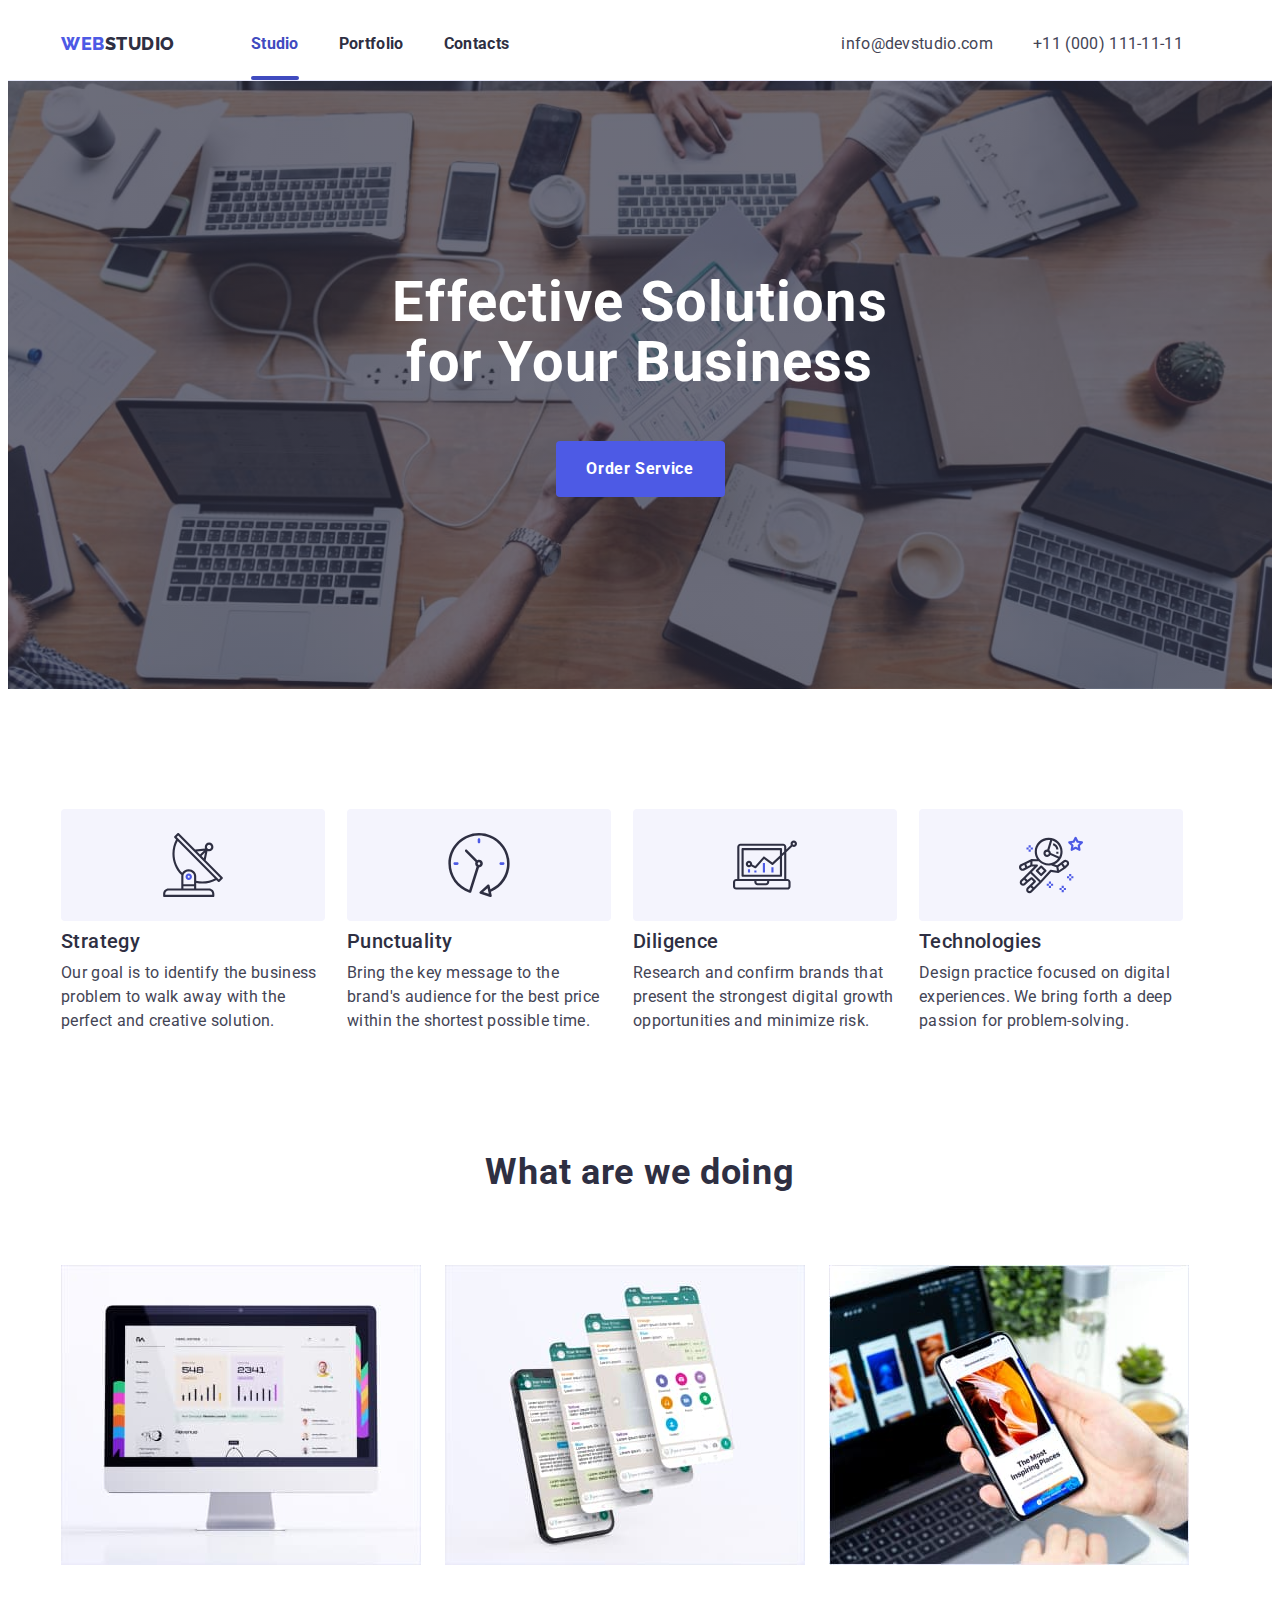
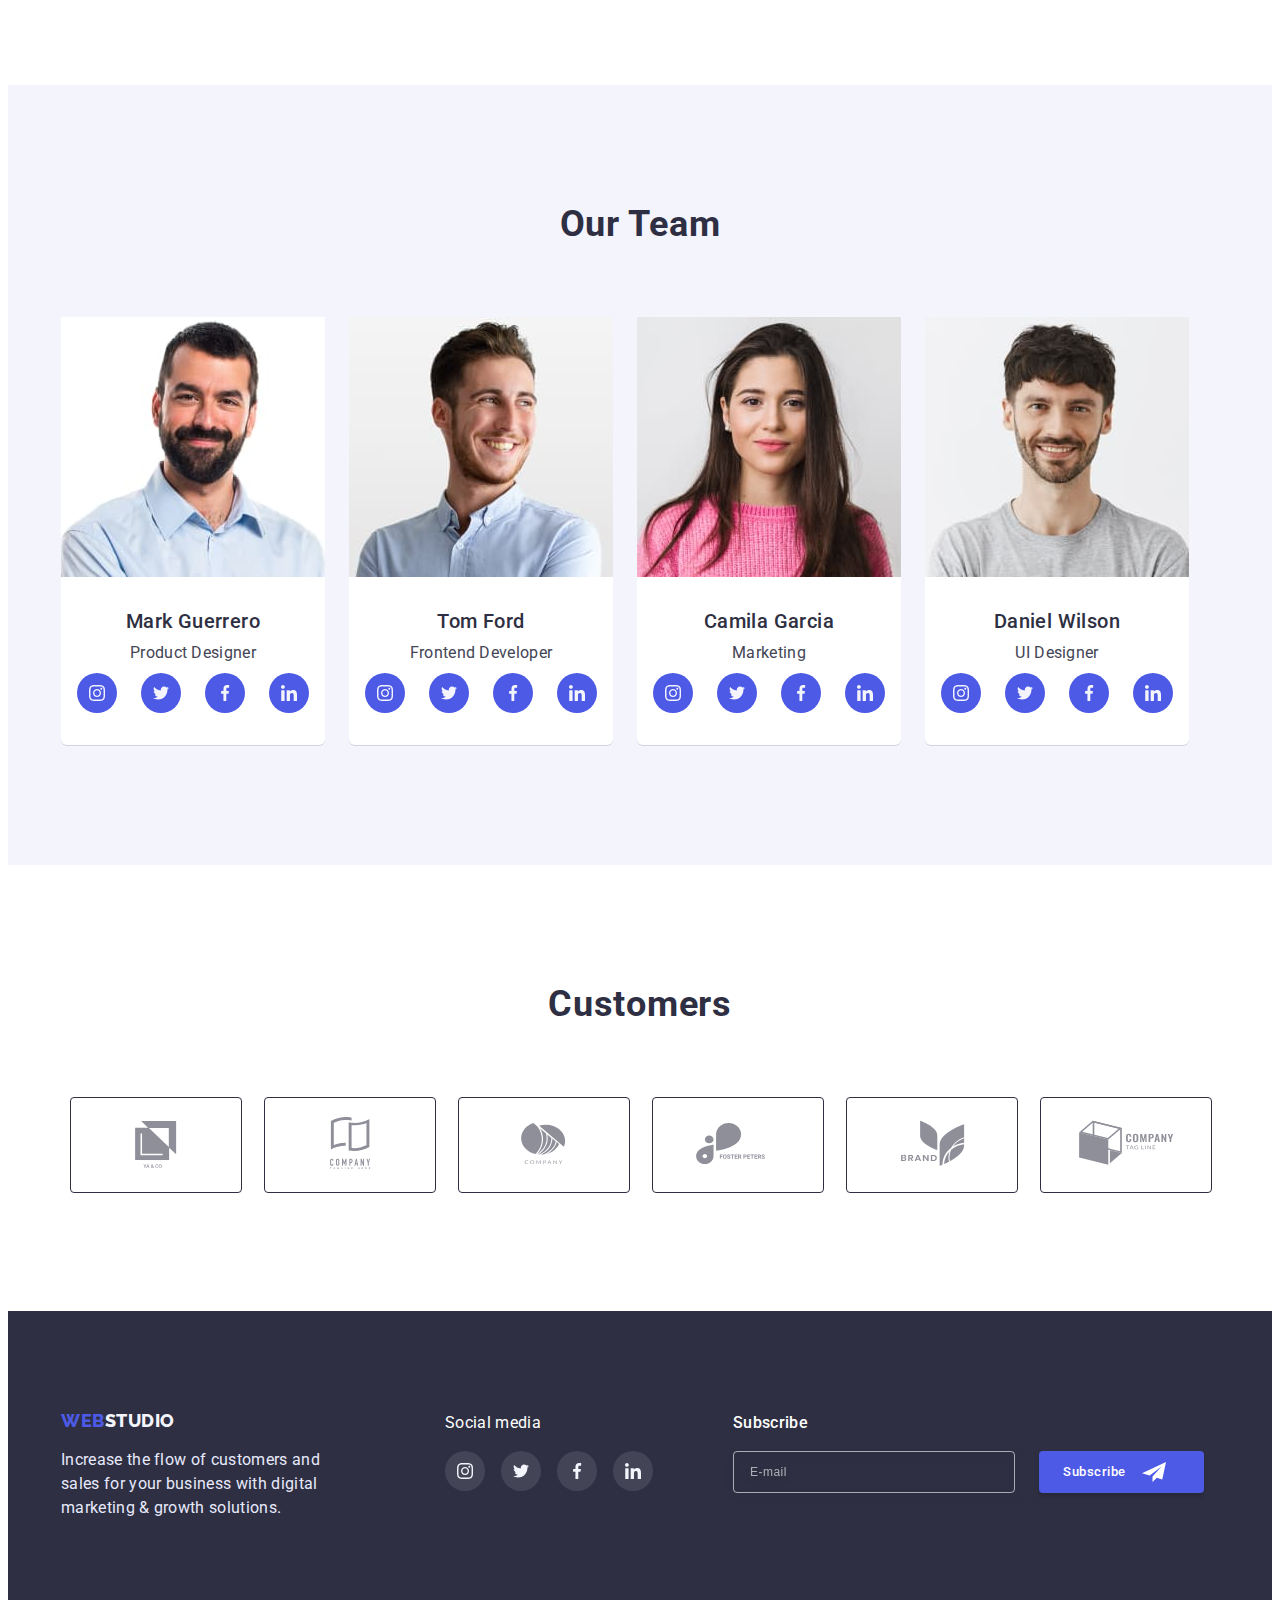
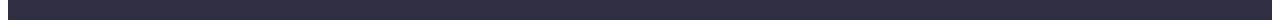
<file: index.html>
<!DOCTYPE html>
<html lang="en">
  <head>
    <meta charset="UTF-8" />
    <meta http-equiv="X-UA-Compatible" content="IE=edge" />
    <meta name="viewport" content="width=device-width, initial-scale=1.0" />
    <title>Studio</title>
    <link
      rel="stylesheet"
      href="https://cdnjs.cloudflare.com/ajax/libs/modern-normalize/1.1.0/modern-normalize.min.css"
      integrity="sha512-wpPYUAdjBVSE4KJnH1VR1HeZfpl1ub8YT/NKx4PuQ5NmX2tKuGu6U/JRp5y+Y8XG2tV+wKQpNHVUX03MfMFn9Q=="
      crossorigin="anonymous"
      referrerpolicy="no-referrer"
    />
    <link rel="preconnect" href="https://fonts.googleapis.com" />
    <link rel="preconnect" href="https://fonts.gstatic.com" crossorigin />
    <link
      href="https://fonts.googleapis.com/css2?family=Raleway:wght@800&family=Roboto:wght@400;500;700;900&display=swap"
      rel="stylesheet"
    />
    <link rel="stylesheet" href="./css/styles.css" />
  </head>
  <body>
    <header class="header">
      <div class="container header-container">
        <nav class="header-navigation">
          <a class="header-logo link" href="./index.html"
            ><span class="logo-text">WEB</span>STUDIO</a
          >
          <ul class="header-list list">
            <li class="header-item">
              <a class="header-link curent link" href="./index.html">Studio</a>
            </li>
            <li class="header-item">
              <a class="header-link link" href="./portfolio.html">Portfolio</a>
            </li>
            <li class="header-item">
              <a class="header-link link" href="">Contacts</a>
            </li>
          </ul>
        </nav>
        <address class="address">
          <ul class="address-list list">
            <li class="address-item">
              <a class="address-link link" href="mailto:info@devstudio.com"
                >info@devstudio.com</a
              >
            </li>
            <li class="address-item">
              <a class="address-link link" href="tel:+110001111111"
                >+11 (000) 111-11-11</a
              >
            </li>
          </ul>
        </address>
      </div>
    </header>
    <main>
      <section class="hero">
        <div class="container">
          <h1 class="hero-title">Effective Solutions for Your Business</h1>
          <button data-modal-open class="hero-btn" type="button">
            Order Service
          </button>
        </div>
      </section>
      <section class="presentation">
        <div class="container">
          <h2 class="visually-hidden">Presentation</h2>
          <ul class="presentation-list list">
            <li class="presentation-item">
              <div class="presentation-icon-wrap">
                <svg class="presentation-icon" width="64" height="64">
                  <use href="./images/symbol-defs.svg#icon-antenna"></use>
                </svg>
              </div>
              <h3 class="presentation-title">Strategy</h3>
              <p class="presentation-text">
                Our goal is to identify the business problem to walk away with
                the perfect and creative solution.
              </p>
            </li>
            <li class="presentation-item">
              <div class="presentation-icon-wrap">
                <svg class="presentation-icon" width="64" height="64">
                  <use href="./images/symbol-defs.svg#icon-clock"></use>
                </svg>
              </div>
              <h3 class="presentation-title">Punctuality</h3>
              <p class="presentation-text">
                Bring the key message to the brand's audience for the best price
                within the shortest possible time.
              </p>
            </li>
            <li class="presentation-item">
              <div class="presentation-icon-wrap">
                <svg class="presentation-icon" width="64" height="64">
                  <use href="./images/symbol-defs.svg#icon-diagram"></use>
                </svg>
              </div>
              <h3 class="presentation-title">Diligence</h3>
              <p class="presentation-text">
                Research and confirm brands that present the strongest digital
                growth opportunities and minimize risk.
              </p>
            </li>
            <li class="presentation-item">
              <div class="presentation-icon-wrap">
                <svg class="presentation-icon" width="64" height="64">
                  <use href="./images/symbol-defs.svg#icon-astronaut"></use>
                </svg>
              </div>
              <h3 class="presentation-title">Technologies</h3>
              <p class="presentation-text">
                Design practice focused on digital experiences. We bring forth a
                deep passion for problem-solving.
              </p>
            </li>
          </ul>
        </div>
      </section>
      <section class="projects">
        <div class="container">
          <h2 class="projects-title">What are we doing</h2>
          <ul class="projects-list list">
            <li class="project-item">
              <img
                src="./images/computerprogram.jpg"
                alt="computer program"
                width="360"
                height="300"
              />
            </li>
            <li class="project-item">
              <img
                src="./images/messanger.jpg"
                alt="messanger"
                width="360"
                height="300"
              />
            </li>
            <li class="project-item">
              <img
                src="./images/mobileversion.jpg"
                alt="mobile version"
                width="360"
                height="300"
              />
            </li>
          </ul>
        </div>
      </section>
      <section class="team">
        <div class="container">
          <h2 class="team-title">Our Team</h2>
          <ul class="team-list list">
            <li class="team-item">
              <img
                src="./images/markguerrero.jpg"
                alt="Foto Mark Guerrero"
                width="264"
                height="260"
              />
              <h3 class="team-name">Mark Guerrero</h3>
              <p class="team-specialty">Product Designer</p>
              <ul class="team-soc-list list">
                <li class="team-soc-item">
                  <a href="" class="team-soc-link link">
                    <svg class="team-soc-icon" width="16" height="16">
                      <use href="./images/symbol-defs.svg#icon-instagram"></use>
                    </svg>
                  </a>
                </li>
                <li class="team-soc-item">
                  <a href="" class="team-soc-link link">
                    <svg class="team-soc-icon" width="16" height="16">
                      <use href="./images/symbol-defs.svg#icon-twitter"></use>
                    </svg>
                  </a>
                </li>
                <li class="team-soc-item">
                  <a href="" class="team-soc-link link">
                    <svg class="team-soc-icon" width="16" height="16">
                      <use href="./images/symbol-defs.svg#icon-facebook"></use>
                    </svg>
                  </a>
                </li>
                <li class="team-soc-item">
                  <a href="" class="team-soc-link link">
                    <svg class="team-soc-icon" width="16" height="16">
                      <use href="./images/symbol-defs.svg#icon-linkedin"></use>
                    </svg>
                  </a>
                </li>
              </ul>
            </li>
            <li class="team-item">
              <img
                src="./images/tomford.jpg"
                alt="Foto Tom Ford"
                width="264"
                height="260"
              />
              <h3 class="team-name">Tom Ford</h3>
              <p class="team-specialty">Frontend Developer</p>
              <ul class="team-soc-list list">
                <li class="team-soc-item">
                  <a href="" class="team-soc-link link">
                    <svg class="team-soc-icon" width="16" height="16">
                      <use href="./images/symbol-defs.svg#icon-instagram"></use>
                    </svg>
                  </a>
                </li>
                <li class="team-soc-item">
                  <a href="" class="team-soc-link link">
                    <svg class="team-soc-icon" width="162" height="16">
                      <use href="./images/symbol-defs.svg#icon-twitter"></use>
                    </svg>
                  </a>
                </li>
                <li class="team-soc-item">
                  <a href="" class="team-soc-link link">
                    <svg class="team-soc-icon" width="16" height="16">
                      <use href="./images/symbol-defs.svg#icon-facebook"></use>
                    </svg>
                  </a>
                </li>
                <li class="team-soc-item">
                  <a href="" class="team-soc-link link">
                    <svg class="team-soc-icon" width="16" height="16">
                      <use href="./images/symbol-defs.svg#icon-linkedin"></use>
                    </svg>
                  </a>
                </li>
              </ul>
            </li>
            <li class="team-item">
              <img
                src="./images/camilagarcia.jpg"
                alt="Foto Camila Garcia"
                width="264"
                height="260"
              />
              <h3 class="team-name">Camila Garcia</h3>
              <p class="team-specialty">Marketing</p>
              <ul class="team-soc-list list">
                <li class="team-soc-item">
                  <a href="" class="team-soc-link link">
                    <svg class="team-soc-icon" width="16" height="16">
                      <use href="./images/symbol-defs.svg#icon-instagram"></use>
                    </svg>
                  </a>
                </li>
                <li class="team-soc-item">
                  <a href="" class="team-soc-link link">
                    <svg class="team-soc-icon" width="16" height="16">
                      <use href="./images/symbol-defs.svg#icon-twitter"></use>
                    </svg>
                  </a>
                </li>
                <li class="team-soc-item">
                  <a href="" class="team-soc-link link">
                    <svg class="team-soc-icon" width="16" height="16">
                      <use href="./images/symbol-defs.svg#icon-facebook"></use>
                    </svg>
                  </a>
                </li>
                <li class="team-soc-item">
                  <a href="" class="team-soc-link link">
                    <svg class="team-soc-icon" width="16" height="16">
                      <use href="./images/symbol-defs.svg#icon-linkedin"></use>
                    </svg>
                  </a>
                </li>
              </ul>
            </li>
            <li class="team-item">
              <img
                src="./images/danielwilson.jpg"
                alt="Foto Daniel Wilson"
                width="264"
                height="260"
              />
              <h3 class="team-name">Daniel Wilson</h3>
              <p class="team-specialty">UI Designer</p>
              <ul class="team-soc-list list">
                <li class="team-soc-item">
                  <a href="" class="team-soc-link link">
                    <svg class="team-soc-icon" width="16" height="16">
                      <use href="./images/symbol-defs.svg#icon-instagram"></use>
                    </svg>
                  </a>
                </li>
                <li class="team-soc-item">
                  <a href="" class="team-soc-link link">
                    <svg class="team-soc-icon" width="16" height="16">
                      <use href="./images/symbol-defs.svg#icon-twitter"></use>
                    </svg>
                  </a>
                </li>
                <li class="team-soc-item">
                  <a href="" class="team-soc-link link">
                    <svg class="team-soc-icon" width="16" height="16">
                      <use href="./images/symbol-defs.svg#icon-facebook"></use>
                    </svg>
                  </a>
                </li>
                <li class="team-soc-item">
                  <a href="" class="team-soc-link link">
                    <svg class="team-soc-icon" width="16" height="16">
                      <use href="./images/symbol-defs.svg#icon-linkedin"></use>
                    </svg>
                  </a>
                </li>
              </ul>
            </li>
          </ul>
        </div>
      </section>
      <section class="customers">
        <div class="container">
          <h2 class="customer-title">Customers</h2>
          <ul class="customers-list">
            <li class="customer-item">
              <a href="" class="customer-link link">
                <svg class="customer-icon" width="168" height="88">
                  <use href="./images/symbol-defs.svg#icon-Client-1"></use>
                </svg>
              </a>
            </li>
            <li class="customer-item">
              <a href="" class="customer-link link">
                <svg class="customer-icon" width="168" height="88">
                  <use href="./images/symbol-defs.svg#icon-Client-2"></use>
                </svg>
              </a>
            </li>
            <li class="customer-item">
              <a href="" class="customer-link link">
                <svg class="customer-icon" width="168" height="88">
                  <use href="./images/symbol-defs.svg#icon-Client-3"></use>
                </svg>
              </a>
            </li>
            <li class="customer-item">
              <a href="" class="customer-link link">
                <svg class="customer-icon" width="168" height="88">
                  <use href="./images/symbol-defs.svg#icon-Client-4"></use>
                </svg>
              </a>
            </li>
            <li class="customer-item">
              <a href="" class="customer-link link">
                <svg class="customer-icon" width="168" height="88">
                  <use href="./images/symbol-defs.svg#icon-Client-5"></use>
                </svg>
              </a>
            </li>
            <li class="customer-item">
              <a href="" class="customer-link link">
                <svg class="customer-icon" width="168" height="88">
                  <use href="./images/symbol-defs.svg#icon-Client-6"></use>
                </svg>
              </a>
            </li>
          </ul>
        </div>
      </section>
    </main>
    <footer class="footer">
      <div class="container footer-container">
        <div class="logo-wrap">
          <a class="footer-logo link" href="./index.html"
            ><span class="logo-text">WEB</span>STUDIO</a
          >
          <p class="footer-text">
            Increase the flow of customers and sales for your business with
            digital marketing & growth solutions.
          </p>
        </div>
        <div class="social-wrap">
          <p class="social-media-text">Social media</p>
          <ul class="company-soc-list list">
            <li class="company-soc-item">
              <a href="#" class="company-soc-link link">
                <svg class="company-soc-icon" width="16" height="16">
                  <use href="./images/symbol-defs.svg#icon-instagram"></use>
                </svg>
              </a>
            </li>
            <li class="company-soc-item">
              <a href="#" class="company-soc-link link">
                <svg class="company-soc-icon" width="16" height="16">
                  <use href="./images/symbol-defs.svg#icon-twitter"></use>
                </svg>
              </a>
            </li>
            <li class="company-soc-item">
              <a href="#" class="company-soc-link link">
                <svg class="company-soc-icon" width="16" height="16">
                  <use href="./images/symbol-defs.svg#icon-facebook"></use>
                </svg>
              </a>
            </li>
            <li class="company-soc-item">
              <a href="#" class="company-soc-link link">
                <svg class="company-soc-icon" width="16" height="16">
                  <use href="./images/symbol-defs.svg#icon-linkedin"></use>
                </svg>
              </a>
            </li>
          </ul>
        </div>
        <div class="subscribe-wrap">
          <label for="email"><p class="subscribe-label">Subscribe</p></label>
          <div class="row-wrap">
            <input
              class="subscribe-input"
              type="email"
              name="email"
              id="email"
              placeholder="E-mail"
              required
            />
            <button class="subscribe-btn" type="submit">
              <p class="subscribe-text">Subscribe</p>
              <svg class="subscribe-icon" width="24" height="24">
                <use href="./images/symbol-defs.svg#icon-frame"></use>
              </svg>
            </button>
          </div>
        </div>
      </div>
    </footer>
    <div data-modal class="backdrop is-hidden">
      <div class="modal">
        <button data-modal-close class="modal-button">
          <svg class="modal-close-button" width="8" height="8">
            <use href="./images/symbol-defs.svg#icon-close-black"></use>
          </svg>
        </button>
        <p class="form-title">Leave your contacts and we will call you back</p>
        <form class="form">
          <div role="group" aria-labelledby="contact-callback">
            <div class="form-element">
              <label for="name"><p class="form-label">Name</p></label>
              <div class="input-wrap">
                <input type="text" name="name" id="name" required pl />
                <svg class="modal-icon" width="18" height="24">
                  <use href="./images/symbol-defs.svg#icon-person-black"></use>
                </svg>
              </div>
            </div>
            <div class="form-element">
              <label for="phone"><p class="form-label">Phone</p></label>
              <div class="input-wrap">
                <input type="tel" name="phone" id="phone" required />
                <svg class="modal-icon" width="18" height="24">
                  <use href="./images/symbol-defs.svg#icon-phone-black"></use>
                </svg>
              </div>
            </div>
            <div class="form-element">
              <label for="email"><p class="form-label">Email</p></label>
              <div class="input-wrap">
                <input type="email" name="email" id="email" required />
                <svg class="modal-icon" width="18" height="24">
                  <use href="./images/symbol-defs.svg#icon-email-black"></use>
                </svg>
              </div>
            </div>
            <div class="form-element comment">
              <p class="form-label">Comment</p>
              <textarea
                class="form-comment"
                name="comment"
                id="comment"
                placeholder="Text input"
              ></textarea>
            </div>
            <label class="form-policy">
              <input class="checkbox" type="checkbox" name="privacy-policy" />
              <span class="icon-policy"></span>
              <p class="form-label policy">
                I accept the terms and conditions of the
                <a class="privacy-policy-link" href="#">Privacy Policy</a>
              </p>
            </label>
            <button class="form-button" type="submit">Send</button>
          </div>
        </form>
      </div>
    </div>
    <script src="./js/modal.js"></script>
  </body>
</html>
</file>
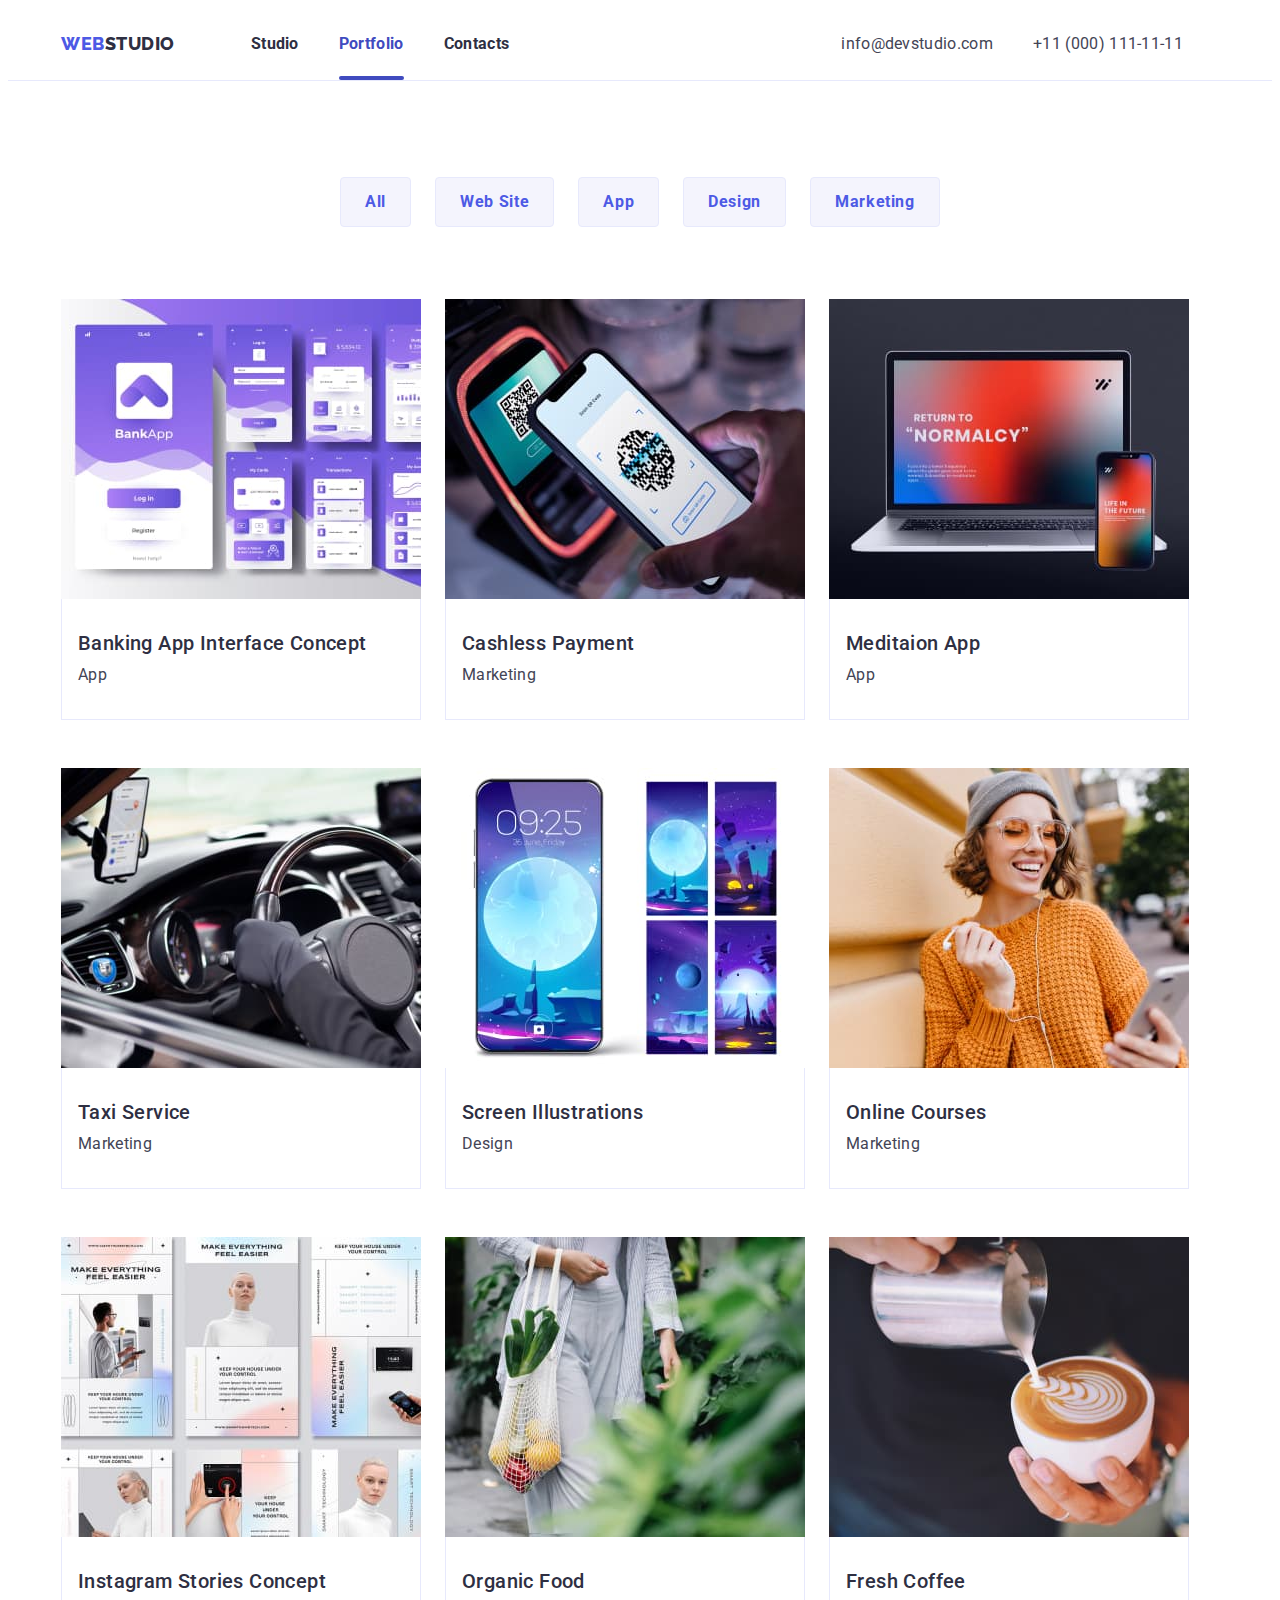
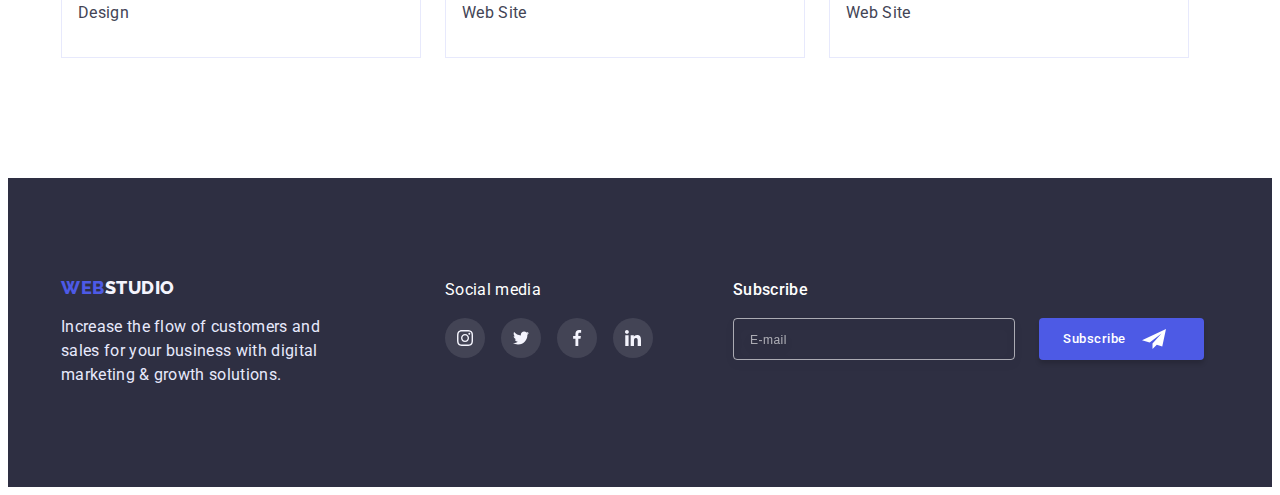
<file: portfolio.html>
<!DOCTYPE html>
<html lang="en">
  <head>
    <meta charset="UTF-8" />
    <meta http-equiv="X-UA-Compatible" content="IE=edge" />
    <meta name="viewport" content="width=device-width, initial-scale=1.0" />
    <title>Portfolio</title>
    <link
      rel="stylesheet"
      href="https://cdnjs.cloudflare.com/ajax/libs/modern-normalize/1.1.0/modern-normalize.min.css"
      integrity="sha512-wpPYUAdjBVSE4KJnH1VR1HeZfpl1ub8YT/NKx4PuQ5NmX2tKuGu6U/JRp5y+Y8XG2tV+wKQpNHVUX03MfMFn9Q=="
      crossorigin="anonymous"
      referrerpolicy="no-referrer"
    />
    <link rel="preconnect" href="https://fonts.googleapis.com" />
    <link rel="preconnect" href="https://fonts.gstatic.com" crossorigin />
    <link
      href="https://fonts.googleapis.com/css2?family=Raleway:wght@800&family=Roboto:wght@400;500;700;900&display=swap"
      rel="stylesheet"
    />
    <link rel="stylesheet" href="./css/styles.css" />
  </head>
  <body>
    <header class="header">
      <div class="container header-container">
        <nav class="header-navigation">
          <a class="header-logo link" href="./index.html"
            ><span class="logo-text">WEB</span>STUDIO</a
          >
          <ul class="header-list list">
            <li class="header-item">
              <a class="header-link link" href="./index.html">Studio</a>
            </li>
            <li class="header-item">
              <a class="header-link curent link" href="./portfolio.html"
                >Portfolio</a
              >
            </li>
            <li class="header-item">
              <a class="header-link link" href="">Contacts</a>
            </li>
          </ul>
        </nav>
        <address class="address">
          <ul class="address-list list">
            <li class="address-item">
              <a class="address-link link" href="mailto:info@devstudio.com"
                >info@devstudio.com</a
              >
            </li>
            <li class="address-item">
              <a class="address-link link" href="tel:+110001111111"
                >+11 (000) 111-11-11</a
              >
            </li>
          </ul>
        </address>
      </div>
    </header>
    <main>
      <section class="portfolio">
        <div class="container">
          <h1 class="visually-hidden">Portfolio</h1>
          <ul class="portfolio-list list">
            <li class="portfolio-item">
              <button class="portfolio-btn" type="button">All</button>
            </li>
            <li class="portfolio-item">
              <button class="portfolio-btn" type="button">Web Site</button>
            </li>
            <li class="portfolio-item">
              <button class="portfolio-btn" type="button">App</button>
            </li>
            <li class="portfolio-item">
              <button class="portfolio-btn" type="button">Design</button>
            </li>
            <li class="portfolio-item">
              <button class="portfolio-btn" type="button">Marketing</button>
            </li>
          </ul>
          <ul class="portfolio-images list">
            <li class="image-item">
              <a class="image-link link" href="">
                <div class="image-thumb">
                  <img
                    src="./images/banking-app-interface-concept.jpg"
                    alt="Banking app interface concept"
                    width="360"
                    height="300"
                  />
                  <p class="image-text">
                    14 Stylish and User-Friendly App Design Concepts · Task
                    Manager App · Calorie Tracker App · Exotic Fruit Ecommerce
                    App · Cloud Storage App
                  </p>
                </div>
                <div class="image-box">
                  <h2 class="image-title">Banking App Interface Concept</h2>
                  <p class="image-category">App</p>
                </div>
              </a>
            </li>
            <li class="image-item">
              <a class="image-link link" href="">
                <div class="image-thumb">
                  <img
                    src="./images/cashless-payment.jpg"
                    alt="Cashless paymen"
                    width="360"
                    height="300"
                  />
                  <p class="image-text">
                    14 Stylish and User-Friendly App Design Concepts · Task
                    Manager App · Calorie Tracker App · Exotic Fruit Ecommerce
                    App · Cloud Storage App
                  </p>
                </div>
                <div class="image-box">
                  <h2 class="image-title">Cashless Payment</h2>
                  <p class="image-category">Marketing</p>
                </div>
              </a>
            </li>
            <li class="image-item">
              <a class="image-link link" href="">
                <div class="image-thumb">
                  <img
                    src="./images/meditaion-app.jpg"
                    alt="Meditaion App"
                    width="360"
                    height="300"
                  />
                  <p class="image-text">
                    14 Stylish and User-Friendly App Design Concepts · Task
                    Manager App · Calorie Tracker App · Exotic Fruit Ecommerce
                    App · Cloud Storage App
                  </p>
                </div>
                <div class="image-box">
                  <h2 class="image-title">Meditaion App</h2>
                  <p class="image-category">App</p>
                </div>
              </a>
            </li>
            <li class="image-item">
              <a class="image-link link" href="">
                <div class="image-thumb">
                  <img
                    src="./images/taxi-service.jpg"
                    alt="Taxi Service"
                    width="360"
                    height="300"
                  />
                  <p class="image-text">
                    14 Stylish and User-Friendly App Design Concepts · Task
                    Manager App · Calorie Tracker App · Exotic Fruit Ecommerce
                    App · Cloud Storage App
                  </p>
                </div>
                <div class="image-box">
                  <h2 class="image-title">Taxi Service</h2>
                  <p class="image-category">Marketing</p>
                </div>
              </a>
            </li>
            <li class="image-item">
              <a class="image-link link" href="">
                <div class="image-thumb">
                  <img
                    src="./images/screen-illustrations.jpg"
                    alt="Screen Illustrations"
                    width="360"
                    height="300"
                  />
                  <p class="image-text">
                    14 Stylish and User-Friendly App Design Concepts · Task
                    Manager App · Calorie Tracker App · Exotic Fruit Ecommerce
                    App · Cloud Storage App
                  </p>
                </div>
                <div class="image-box">
                  <h2 class="image-title">Screen Illustrations</h2>
                  <p class="image-category">Design</p>
                </div>
              </a>
            </li>
            <li class="image-item">
              <a class="image-link link" href="">
                <div class="image-thumb">
                  <img
                    src="./images/online-courses.jpg"
                    alt="Online Courses"
                    width="360"
                    height="300"
                  />
                  <p class="image-text">
                    14 Stylish and User-Friendly App Design Concepts · Task
                    Manager App · Calorie Tracker App · Exotic Fruit Ecommerce
                    App · Cloud Storage App
                  </p>
                </div>
                <div class="image-box">
                  <h2 class="image-title">Online Courses</h2>
                  <p class="image-category">Marketing</p>
                </div>
              </a>
            </li>
            <li class="image-item">
              <a class="image-link link" href="">
                <div class="image-thumb">
                  <img
                    src="./images/instagram-stories-concept.jpg"
                    alt="Instagram Stories Concept"
                    width="360"
                    height="300"
                  />
                  <p class="image-text">
                    14 Stylish and User-Friendly App Design Concepts · Task
                    Manager App · Calorie Tracker App · Exotic Fruit Ecommerce
                    App · Cloud Storage App
                  </p>
                </div>
                <div class="image-box">
                  <h2 class="image-title">Instagram Stories Concept</h2>
                  <p class="image-category">Design</p>
                </div>
              </a>
            </li>
            <li class="image-item">
              <a class="image-link link" href="">
                <div class="image-thumb">
                  <img
                    src="./images/organic-food.jpg"
                    alt="Organic Food"
                    width="360"
                    height="300"
                  />
                  <p class="image-text">
                    14 Stylish and User-Friendly App Design Concepts · Task
                    Manager App · Calorie Tracker App · Exotic Fruit Ecommerce
                    App · Cloud Storage App
                  </p>
                </div>
                <div class="image-box">
                  <h2 class="image-title">Organic Food</h2>
                  <p class="image-category">Web Site</p>
                </div>
              </a>
            </li>
            <li class="image-item">
              <a class="image-link link" href="">
                <div class="image-thumb">
                  <img
                    src="./images/fresh-coffee.jpg"
                    alt="Fresh Coffee"
                    width="360"
                    height="300"
                  />
                  <p class="image-text">
                    14 Stylish and User-Friendly App Design Concepts · Task
                    Manager App · Calorie Tracker App · Exotic Fruit Ecommerce
                    App · Cloud Storage App
                  </p>
                </div>
                <div class="image-box">
                  <h2 class="image-title">Fresh Coffee</h2>
                  <p class="image-category">Web Site</p>
                </div>
              </a>
            </li>
          </ul>
        </div>
      </section>
    </main>
    <footer class="footer">
      <div class="container footer-container">
        <div class="logo-wrap">
          <a class="footer-logo link" href="./index.html"
            ><span class="logo-text">WEB</span>STUDIO</a
          >
          <p class="footer-text">
            Increase the flow of customers and sales for your business with
            digital marketing & growth solutions.
          </p>
        </div>
        <div class="social-wrap">
          <p class="social-media-text">Social media</p>
          <ul class="company-soc-list list">
            <li class="company-soc-item">
              <a href="" class="company-soc-link link">
                <svg class="company-soc-icon" width="16" height="16">
                  <use href="./images/symbol-defs.svg#icon-instagram"></use>
                </svg>
              </a>
            </li>
            <li class="company-soc-item">
              <a href="" class="company-soc-link link">
                <svg class="company-soc-icon" width="16" height="16">
                  <use href="./images/symbol-defs.svg#icon-twitter"></use>
                </svg>
              </a>
            </li>
            <li class="company-soc-item">
              <a href="" class="company-soc-link link">
                <svg class="company-soc-icon" width="16" height="16">
                  <use href="./images/symbol-defs.svg#icon-facebook"></use>
                </svg>
              </a>
            </li>
            <li class="company-soc-item">
              <a href="" class="company-soc-link link">
                <svg class="company-soc-icon" width="16" height="16">
                  <use href="./images/symbol-defs.svg#icon-linkedin"></use>
                </svg>
              </a>
            </li>
          </ul>
        </div>
        <form class="subscribe-wrap">
          <label  for="email"><p class="subscribe-label">Subscribe</p></label>
          <div class="row-wrap">
            <input
              class="subscribe-input"
              type="email"
              name="email"
              id="email"
              placeholder="E-mail"
              required
            />
            <button class="subscribe-btn" type="submit">
              <p class="subscribe-text">Subscribe</p>
              <svg class="subscribe-icon" width="24" height="24">
                <use href="./images/symbol-defs.svg#icon-frame"></use>
              </svg>
            </button>
          </div>
        </form>
      </div>
    </footer>
  </body>
</html>
</file>
<file: css/styles.css>
:root {
  --first-page-color: #ffffff;
  --second-page-color: #2e2f42;
  --third-page-color: #f4f4fd;
  --first-text-color: #434455;
  --hover--color: #404bbf;
  --first--logo-color: #4d5ae5;
  --footer-item-color: #31d0aa;
  --customer-logo-color: #8e8f99;
  --typical-lh: 1.5;
}

a {
  text-decoration: none;
  color: inherit;
}

p,
h1,
h2,
h3,
h4,
h5,
h6 {
  margin: 0;
}

button {
  font-family: inherit;
  cursor: pointer;
}

ul,
ol {
  list-style: none;
  margin: 0;
  padding: 0;
}

img {
  display: block;
  max-width: 100%;
  height: auto;
}

.container {
  width: 1158px;
  padding-left: 15px;
  padding-right: 15px;
  margin: 0 auto;
}

.visually-hidden {
  position: absolute;
  width: 1px;
  height: 1px;
  margin: -1px;
  border: 0;
  padding: 0;
  white-space: nowrap;
  clip-path: inset(100%);
  clip: rect(0 0 0 0);
  overflow: hidden;
}

body {
  font-family: "Roboto", sans-serif;
  color: var(--second-page-color);
}

.list {
  list-style: none;
}

.link {
  text-decoration: none;
}
/*---------------header-------------------*/

.header {
  border-bottom: 1px solid #e7e9fc;
}
.header-container {
  display: flex;
}

.header-navigation {
  display: flex;
}

.header-logo {
  color: inherit;
  font-family: "Raleway", sans-serif;
  font-weight: 800;
  font-size: 18px;
  line-height: 1.33;
  letter-spacing: 0.03em;
  padding-top: 24px;
  padding-bottom: 24px;
}
.logo-text {
  color: var(--first--logo-color);
}

.header-list {
  display: flex;
  margin-left: 76px;
  gap: 40px;
}

/*the font is 700 because there is no 600*/
.header-item {
  font-weight: 700;
  font-size: 16px;
  line-height: var(--typical-lh);
  letter-spacing: 0.02em;
}

.header-link {
  display: block;
  color: inherit;
  position: relative;
  padding-top: 24px;
  padding-bottom: 24px;
  transition-property: color;
  transition-duration: 250ms;
  transition-timing-function: cubic-bezier(0.4, 0, 0.2, 1);
  transition-delay: 0;
}

.curent{
color: var(--hover--color);
}


.curent::after {
  content: "";
  display: block;
  position: absolute;
  width: 100%;
  height: 4px;
  background-color: var(--hover--color);
  border-radius: 2px;
  bottom: 0;
}

.header-link:hover,
.header-link:focus {
  color: var(--hover--color);
  opacity: 1;
}

.address-list {
  display: flex;
  margin-left: 332px;
  gap: 40px;
}

.address-link {
  font-size: 16px;
  color: var(--first-text-color);
  font-style: normal;
  line-height: var(--typical-lh);
  letter-spacing: 0.02em;
  display: block;
  padding-top: 24px;
  padding-bottom: 24px;
  transition-property: color;
  transition-duration: 250ms;
  transition-timing-function: cubic-bezier(0.4, 0, 0.2, 1);
}

.address-link:hover,
.address-link:focus {
  color: var(--hover--color);
}
/*---------------hero-------------------*/
.hero {
  background-color: var(--second-page-color);
  color: var(--first-page-color);
  padding-top: 192px;
  padding-bottom: 192px;
  margin: 0 auto;
  max-width: 1440px;
  background-image: linear-gradient(
      rgba(46, 47, 66, 0.7),
      rgba(46, 47, 66, 0.7)
    ),
    url(../images/people-office.jpg);
  background-repeat: no-repeat;
  background-position: center;
  background-size: cover;
}
.hero-title {
  font-size: 56px;
  line-height: 1.07;
  letter-spacing: 0.02em;
  text-align: center;
  margin: 0 auto;
  width: 496px;
}

.hero-btn {
  background-color: var(--first--logo-color);
  color: inherit;
  cursor: pointer;
  font-weight: 700;
  font-size: 16px;
  line-height: 1.19;
  letter-spacing: 0.04em;
  width: 169px;
  height: 56px;
  border-radius: 4px;
  display: block;
  margin: 0 auto;
  margin-top: 48px;
  border: 0;
  transition-property: background-color, box-shadow;
  transition-duration: 250ms;
  transition-timing-function: cubic-bezier(0.4, 0, 0.2, 1);
  transition-delay: 0;
}
.hero-btn:hover,
.hero-btn:focus {
  background-color: var(--hover--color);
  box-shadow: 0px 4px 4px rgba(0, 0, 0, 0.15);
}

/*---------------presentation-------------------*/
.presentation {
  padding-top: 120px;
  padding-bottom: 120px;
}

.presentation-icon-wrap {
  width: 264px;
  height: 112px;
  display: flex;
  justify-content: center;
  align-items: center;
  background-color: #f4f4fd;
  border-radius: 4px;
}

.presentation-list {
  display: flex;
  gap: 22px;
}

.presentation-item {
  width: 264px;
}

.presentation-title {
  margin-top: 8px;
  font-weight: 500;
  font-size: 20px;
  line-height: 1.2;
  letter-spacing: 0.02em;
}

.presentation-text {
  line-height: var(--typical-lh);
  letter-spacing: 0.02em;
  color: var(--first-text-color);
  margin-top: 8px;
}

/*---------------projects-------------------*/
.projects {
  padding-bottom: 120px;
}

.projects-title {
  margin-bottom: 72px;
  text-align: center;
  font-size: 36px;
  line-height: 1.11;
  letter-spacing: 0.02em;
}

.projects-list {
  display: flex;
  gap: 24px;
}

.project-item {
  display: block;
  width: calc((100%-48px) / 3);
}

/*---------------team-------------------*/

.team {
  background-color: var(--third-page-color);
  padding-top: 120px;
  padding-bottom: 120px;
}

.team-title {
  text-align: center;
  font-size: 36px;
  line-height: 1.11;
  letter-spacing: 0.02em;
  margin-bottom: 72px;
}

.team-list {
  display: flex;
  gap: 24px;
}

.team-item {
  display: block;
  background-color: var(--first-page-color);
  width: calc((100%-72px) / 4);
  border-radius: 6px;
  box-shadow: 0px 1px rgba(46, 47, 66, 0.16);
}

.team-name {
  font-weight: 500;
  font-size: 20px;
  line-height: 1.2x;
  letter-spacing: 0.02em;
  text-align: center;
  padding-top: 32px;
}

.team-specialty {
  line-height: var(--typical-lh);
  letter-spacing: 0.02em;
  color: var(--first-text-color);
  text-align: center;
  margin-top: 8px;
  /* padding-bottom: 32px; */
}

.team-soc-list {
  margin-top: 8px;
  display: flex;
  justify-content: center;
  gap: 24px;
  padding-bottom: 32px;
}

.team-soc-item {
  width: 40px;
  height: 40px;
}
.team-soc-link {
  width: 100%;
  height: 100%;
  background-color: var(--first--logo-color);
  border-radius: 50%;
  display: flex;
  align-items: center;
  justify-content: center;
  transition-property: background-color;
  transition-duration: 250ms;
  transition-timing-function: cubic-bezier(0.4, 0, 0.2, 1);
}

.team-soc-link:focus,
.team-soc-link:hover {
  background-color: var(--hover--color);
}

.team-soc-icon {
  fill: var(--third-page-color);
}

.customers {
  padding-top: 120px;
  padding-bottom: 120px;
}

.customer-title {
  text-align: center;
  font-size: 36px;
  line-height: 1.11;
  letter-spacing: 0.02em;
}
.customers-list {
  margin-top: 72px;
  display: flex;
  justify-content: center;
  gap: 24px;
}

.customer-link {
  border: 1px solid var(--second-page-color);
  width: 100%;
  height: 100%;
  display: block;
  border-radius: 4px;
  fill: var(--customer-logo-color);
  transition-property: fill, border, border-color;
  transition-duration: 250ms;
  transition-timing-function: cubic-bezier(0.4, 0, 0.2, 1);
}

.customer-link:hover {
  border: 1px solid var(--hover--color);
  fill: var(--hover--color);
}

.customer-link:focus {
  outline: none !important;
  fill: var(--hover--color);
  border-color: var(--hover--color);
}
/*---------------footer-------------------*/

.footer {
  padding-top: 100px;
  padding-bottom: 100px;
  background-color: var(--second-page-color);
}

.footer-container {
  display: flex;
}

.logo-wrap {
  display: inline-block;
}

.footer-logo {
  font-family: "Raleway";
  font-weight: 800;
  font-size: 18px;
  line-height: 1.16;
  letter-spacing: 0.03em;
  color: #f4f4fd;
}

.footer-text {
  margin-top: 16px;
  line-height: var(--typical-lh);
  letter-spacing: 0.02em;
  color: #e7e9fc;
  max-width: 264px;
}

.social-wrap {
  margin-left: 120px;
}
.social-media-text {
  margin: 0;
  line-height: var(--typical-lh);
  letter-spacing: 0.02em;
  color: var(--first-page-color);
}
.company-soc-list {
  margin-top: 16px;
  display: flex;
  gap: 16px;
}

.company-soc-item {
  width: 40px;
  height: 40px;
}
.company-soc-link {
  width: 100%;
  height: 100%;
  background-color: var(--first-text-color);
  border-radius: 50%;
  display: flex;
  align-items: center;
  justify-content: center;
  fill: var(--third-page-color);
  transition-property: background-color;
  transition-duration: 250ms;
  transition-timing-function: cubic-bezier(0.4, 0, 0.2, 1);
}

.company-soc-link:focus,
.company-soc-link:hover {
  background-color: var(--footer-item-color);
}
.subscribe-wrap {
  margin-left: 80px;
}

.row-wrap {
  display: flex;
  flex-direction: row;
  margin-top: 16px;
}
.subscribe-label {
  color: var(--first-page-color);
  font-weight: 500;
  font-size: 16px;
  line-height: var(--typical-lh);
  letter-spacing: 0.02em;
  /* margin-bottom: 16px; */
}

.subscribe-input {
  padding: 0px;
  padding-left: 16px;
  width: 264px;
  height: 40px;
  background-color: transparent;
  outline: none;
  border: 1px solid rgba(255, 255, 255, 0.6);
  filter: drop-shadow(0px 4px 4px rgba(0, 0, 0, 0.15));
  border-radius: 4px;
}

.subscribe-input::placeholder {
  font-size: 12px;
  line-height: 2;
  letter-spacing: 0.04em;
  color: rgba(255, 255, 255, 0.6);
}

.subscribe-btn {
  border: none;
  background-color: var(--first--logo-color);
  display: inline-flex;
  padding: 8px 24px;
  margin-left: 24px;
  min-width: 165px;
  text-align: center;
  align-items: center;
  font-weight: 500;
  line-height: 1.5;
  letter-spacing: 0.04em;
  color: var(--first-page-color);
  box-shadow: 0px 4px 4px rgba(0, 0, 0, 0.15);
  border-radius: 4px;
  transition: background-color 250ms cubic-bezier(0.4, 0, 0.2, 1),
    box-shadow 250ms cubic-bezier(0.4, 0, 0.2, 1);
}

.subscribe-btn:hover,
.subscribe-btn:focus {
  background-color: var(--hover--color);
  box-shadow: 0px 1px 6px rgba(46, 47, 66, 0.08),
    0px 1px 1px rgba(46, 47, 66, 0.16), 0px 2px 1px rgba(46, 47, 66, 0.08);
  border-radius: 4px;
}

.subscribe-text {
  margin-right: 16px;
}

/*---------------Portfolio-------------------*/
.portfolio {
  padding-top: 96px;
  padding-bottom: 120px;
}

.portfolio-list {
  display: flex;
  gap: 24px;
  justify-content: center;
}

.portfolio-btn {
  background-color: var(--third-page-color);
  color: var(--first--logo-color);
  font-weight: 700;
  font-size: 16px;
  line-height: var(--typical-lh);
  letter-spacing: 0.04em;
  cursor: pointer;
  padding-top: 12px;
  padding-right: 24px;
  padding-bottom: 12px;
  padding-left: 24px;
  border: 1px solid #e7e9fc;
  border-radius: 4px;
  transition-property: background-color, color, box-shadow;
  transition-duration: 250ms;
  transition-timing-function: cubic-bezier(0.4, 0, 0.2, 1);
}

.portfolio-btn:hover,
.portfolio-btn:focus {
  background-color: var(--first--logo-color);
  color: var(--first-page-color);
  box-shadow: 0px 2px 2px rgba(0, 0, 0, 0.12);
}

.portfolio-images {
  margin-top: 72px;
  display: flex;
  flex-wrap: wrap;
  column-gap: 24px;
  row-gap: 48px;
}

.image-thumb {
  width: 360px;
  height: 300px;
  position: relative;
  margin-left: auto;
  margin-right: auto;
  overflow: hidden;
}

.image-text {
  position: absolute;
  top: 0;
  padding-top: 40px;
  padding-left: 32px;
  padding-right: 32px;
  background-color: var(--first--logo-color);
  width: 100%;
  height: 100%;
  transform: translatey(100%);
  transition: transform 250ms;
  transition-timing-function: cubic-bezier(0.4, 0, 0.2, 1);
  overflow: auto;
  color: var(--third-page-color);
}

.image-item {
  transition-property: box-shadow, opacity;
  transition-duration: 250ms;
  transition-timing-function: cubic-bezier(0.4, 0, 0.2, 1);
}

.image-item:focus,
.image-item:hover {
  box-shadow: 0px 2px 1px rgba(46, 47, 66, 0.16);
}

.image-item:hover .image-text {
  transform: translatey(0);
}

.image-box {
  padding-top: 32px;
  padding-bottom: 32px;
  padding-left: 16px;
  padding-right: 16px;
  border: 1px solid #e7e9fc;
  border-top: 0;
}

.image-title {
  font-weight: 500;
  font-size: 20px;
  line-height: 1.2x;
  letter-spacing: 0.02em;
  color: var(--second-page-color);
  display: block;
}

.image-category {
  line-height: var(--typical-lh);
  letter-spacing: 0.02em;
  color: var(--first-text-color);
  margin-top: 8px;
}

.backdrop {
  position: fixed;
  top: 0;
  left: 0;
  width: 100%;
  height: 100%;
  background: rgba(46, 47, 66, 0.4);

  opacity: 1;
  transition: opacity 250ms cubic-bezier(0.4, 0, 0.2, 1),
    visibility 250ms cubic-bezier(0.4, 0, 0.2, 1);
}
.backdrop.is-hidden {
  visibility: hidden;
  opacity: 0;
  pointer-events: none;
}
.backdrop.is-hidden .modal {
  transform: scale(0.9) translate(-50%, -50%);
}
.modal {
  position: absolute;
  top: 50%;
  left: 50%;
  transform: scale(1) translate(-50%, -50%);
  width: 408px;
  height: 576px;
  background-color: #fcfcfc;
  box-shadow: 0px 1px 1px rgba(0, 0, 0, 0.14), 0px 1px 3px rgba(0, 0, 0, 0.12),
    0px 2px 1px rgba(0, 0, 0, 0.2);
  border-radius: 4px;
  padding-left: 24px;
  padding-top: 72px;
  padding-bottom: 24px;
  padding-right: 24px;
  padding-bottom: 24px;
  transition: transform 250ms cubic-bezier(0.4, 0, 0.2, 1);
}
.modal-button {
  position: absolute;
  right: 24px;
  top: 24px;
  display: flex;
  align-items: center;
  justify-content: center;
  height: 24px;
  width: 24px;
  background-color: #e7e9fc;
  border-radius: 50%;
  border: 1px solid rgba(0, 0, 0, 0.1);
  transition: fill 250ms cubic-bezier(0.4, 0, 0.2, 1),
  background-color 250ms cubic-bezier(0.4, 0, 0.2, 1),
  border 250ms cubic-bezier(0.4, 0, 0.2, 1);
}

.modal-button:hover,
.modal-button:focus {
  background-color: var(--hover--color);
  border: var(--hover--color);
  fill: var(--first-page-color);
}

.form {
  margin-left: auto;
  margin-right: auto;
}

.form-title {
  font-weight: 500;
  font-size: 16px;
  line-height: var(--typical-lh);
  letter-spacing: 0.02em;
  text-align: center;
  margin-bottom: 16px;
}

.form-label {
  margin-bottom: 4px;
  font-size: 12px;
  line-height: 1.33;
  letter-spacing: 0.04em;
  color: var(--customer-logo-color);
}

textarea {
  resize: none;
}

.form-element {
  display: flex;
  flex-direction: column;
}

.form-element {
  margin-bottom: 8px;
}

.input-wrap {
  position: relative;
}

.form-element svg {
  position: absolute;
  top: 50%;
  left: 12px;
  transform: translateY(-50%);
  cursor: pointer;
}

.form-element input {
  padding: 0px;
  border: none;
  width: 100%;
  height: 38px;
  border: 1px solid rgba(33, 33, 33, 0.2);
  padding-left: 38px;
  border-radius: 4px;
  outline: none;
  transition: fill 250ms cubic-bezier(0.4, 0, 0.2, 1),
    color 250ms cubic-bezier(0.4, 0, 0.2, 1),
    border 250ms cubic-bezier(0.4, 0, 0.2, 1);
}

.form-element input:focus {
  border: 1px solid var(--first--logo-color);
}

.form-element input:focus + svg {
  fill: var(--first--logo-color);
}

.form-element textarea:focus::placeholder {
  color: var(--first--logo-color);
}

.form-comment {
  padding: 0px;
  width: 100%;
  height: 118px;
  font-size: 12px;
  line-height: 1.33;
  letter-spacing: 0.04em;
  outline: none;
  background-color: transparent;
  border: 1px solid rgba(33, 33, 33, 0.2);
  border-radius: 4px;
  transition: border 250ms cubic-bezier(0.4, 0, 0.2, 1);
  padding-top: 8px;
  padding-left: 16px;
  /* padding-bottom: 8px;
  padding-right: 16px; */
}

.form-comment:focus,
.form-comment:hover {
  border: 1px solid var(--first--logo-color);
}

.comment {
  margin-bottom: 16px;
}
.checkbox {
  position: absolute;
  white-space: nowrap;
  width: 1px;
  height: 1px;
  overflow: hidden;
  border: 0;
  padding: 0;
  clip: rect(0 0 0 0);
  clip-path: inset(50%);
  margin: -1px;
}

.form-policy {
  display: flex;
  align-items: center;
  flex-direction: row;
  gap: 8px;
  margin-bottom: 22px;
}

.icon-policy {
  display: inline-block;
  width: 16px;
  height: 16px;
  border: 1px solid var(--second-page-color);
  border-radius: 2px;
  transition: background-color 250ms cubic-bezier(0.4, 0, 0.2, 1),
    border 250ms cubic-bezier(0.4, 0, 0.2, 1);
}

.policy {
  margin-bottom: 0px;
}

.privacy-policy-link {
  color: var(--first--logo-color);
}
.checkbox:checked + .icon-policy {
  background-color: #404bbf;
  border: 1.25px solid #404bbf;
  border-radius: 2px;
  background-image: url(../images/Vector.svg);
  background-repeat: no-repeat;
  background-position: center;
}

.form-button {
  display: block;
  margin: 0 auto;
  padding: 0px;
  width: 169px;
  height: 56px;
  border-radius: 4px;
  font-weight: 500;
  font-size: 16px;
  line-height: var(--typical-lh);
  background-color: var(--first--logo-color);
  border: 1px solid var(--first--logo-color);
  color: var(--first-page-color);
  box-shadow: 0px 4px 4px rgba(0, 0, 0, 0.15);
  transition: background-color 250ms cubic-bezier(0.4, 0, 0.2, 1),
    box-shadow 250ms cubic-bezier(0.4, 0, 0.2, 1);
}

.form-button:hover,
.form-button:focus {
  background-color: var(--hover--color);
  box-shadow: 0px 1px 6px rgba(46, 47, 66, 0.08),
    0px 1px 1px rgba(46, 47, 66, 0.16), 0px 2px 1px rgba(46, 47, 66, 0.08);
}
</file>
